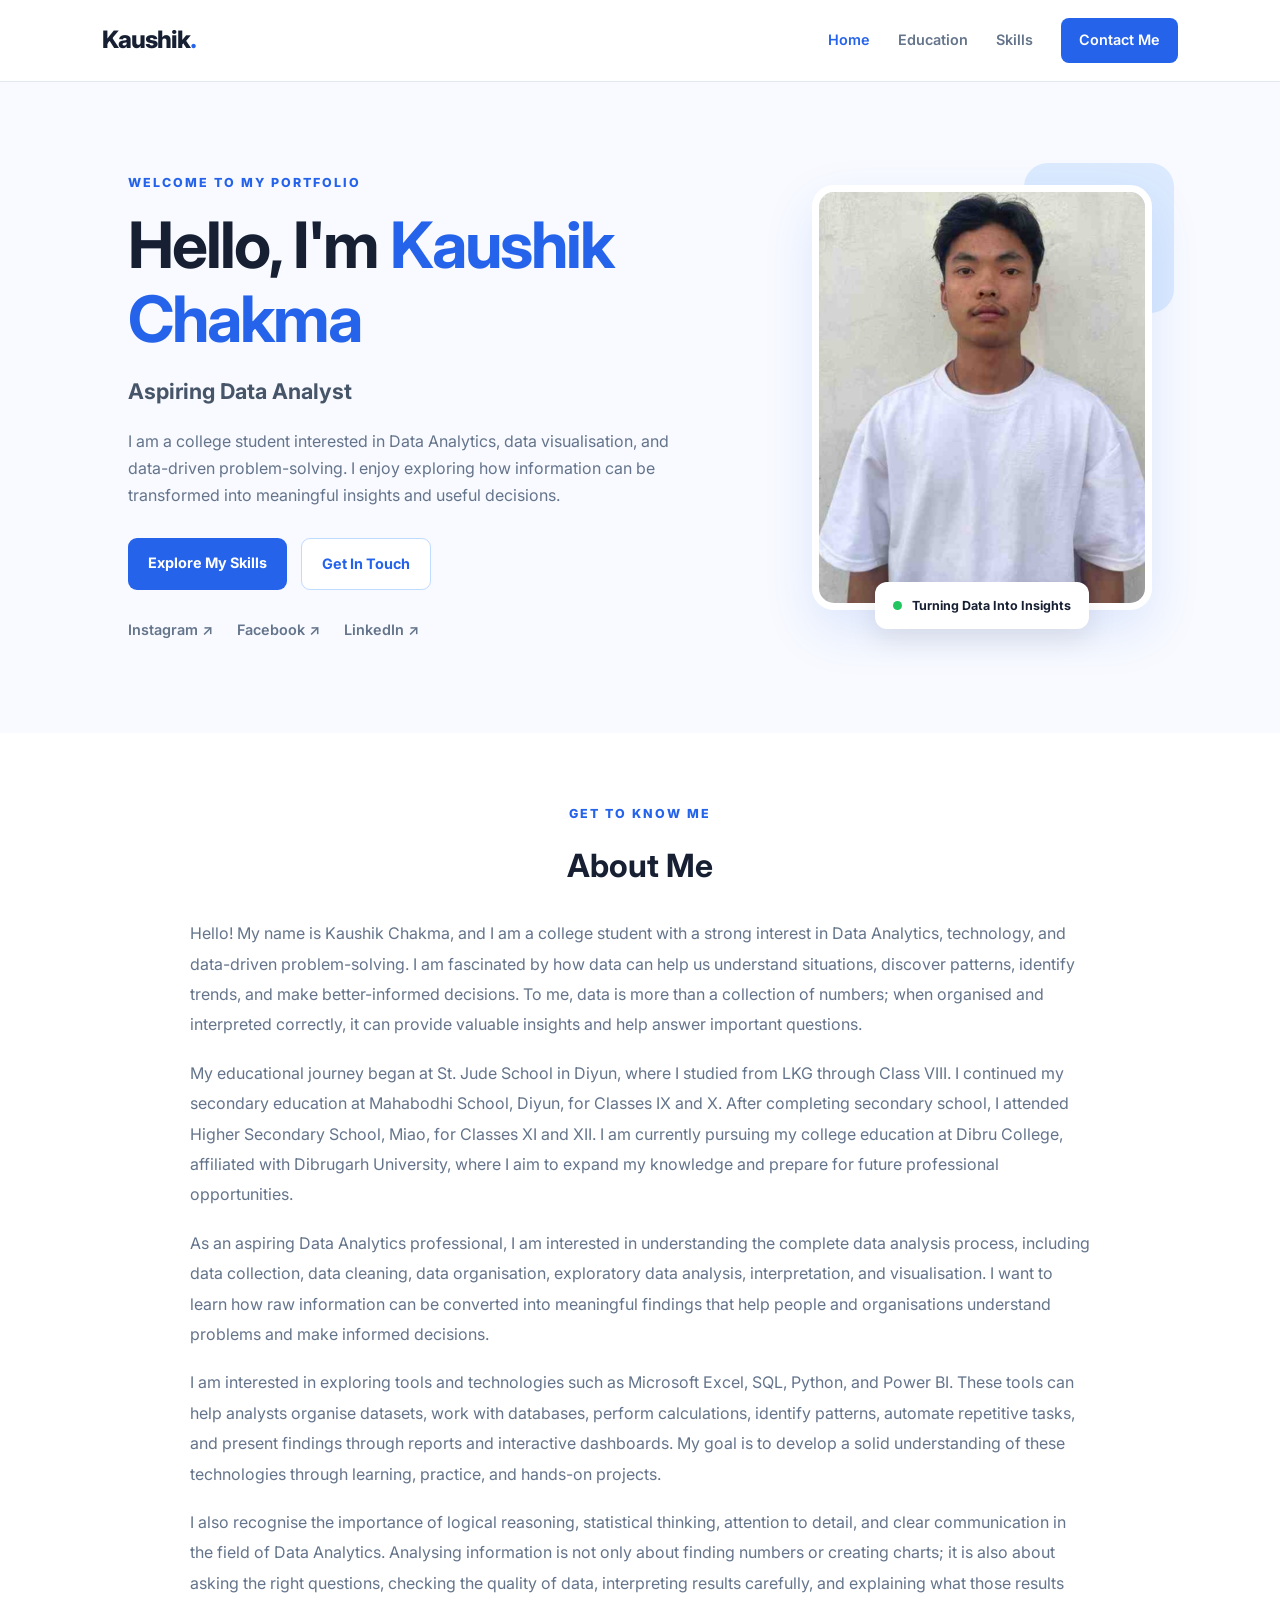
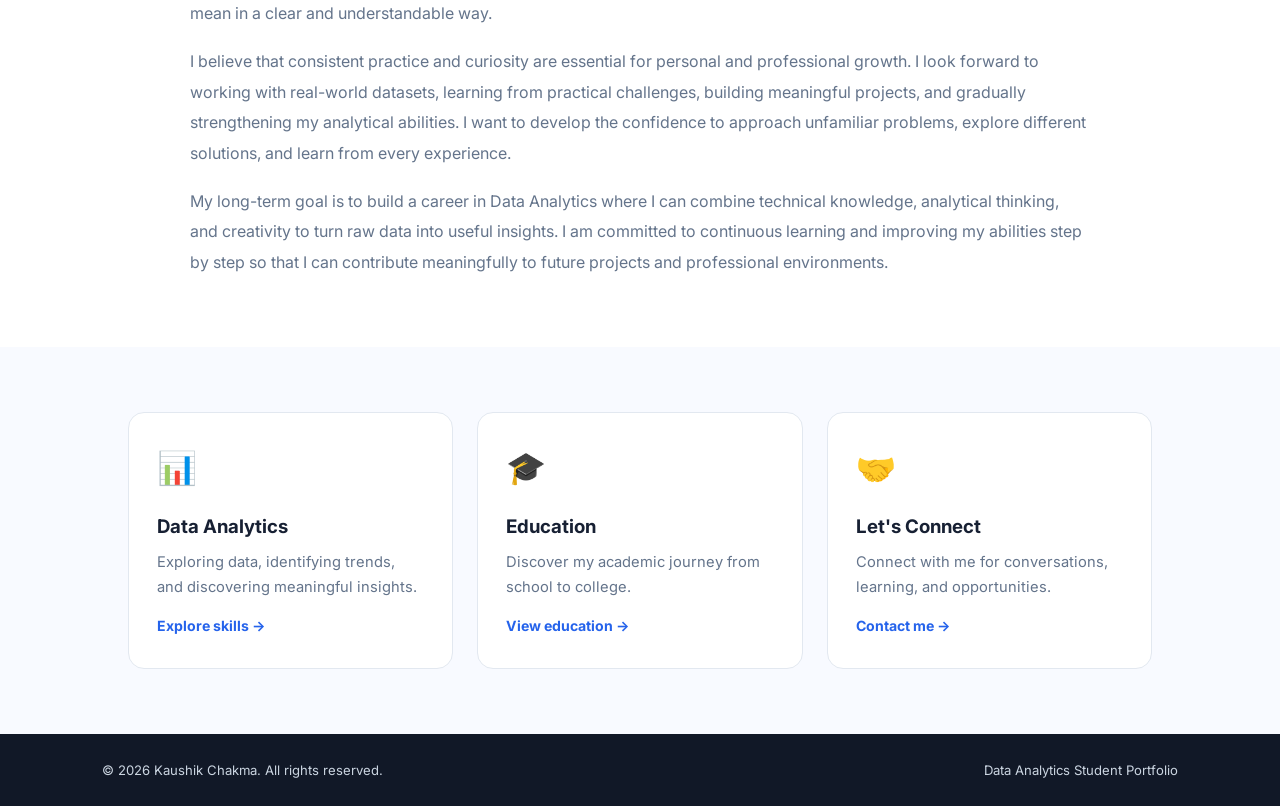
<file: index.html>
<!DOCTYPE html>
<html lang="en">
<head>
    <meta charset="UTF-8">
    <meta name="viewport" content="width=device-width, initial-scale=1.0">
    <meta name="description" content="Kaushik Chakma's personal portfolio as a Data Analytics student.">
    <title>Kaushik Chakma | Data Analytics Portfolio</title>
    <link rel="stylesheet" href="styles/index.css">
</head>
<body>

<header class="navbar">
    <a href="index.html" class="logo">Kaushik<span>.</span></a>
    <nav>
        <a href="index.html" class="active">Home</a>
        <a href="pages/education.html">Education</a>
        <a href="pages/skills.html">Skills</a>
        <a href="pages/contact.html" class="nav-button">Contact Me</a>
    </nav>
</header>

<main>
    <section class="hero">
        <div class="hero-content">
            <p class="eyebrow">WELCOME TO MY PORTFOLIO</p>
            <h1>Hello, I'm <span>Kaushik Chakma</span></h1>
            <h2>Aspiring Data Analyst</h2>

            <p class="hero-description">
                I am a college student interested in Data Analytics,
                data visualisation, and data-driven problem-solving.
                I enjoy exploring how information can be transformed
                into meaningful insights and useful decisions.
            </p>

            <div class="hero-buttons">
                <a href="pages/skills.html" class="btn btn-primary">Explore My Skills</a>
                <a href="pages/contact.html" class="btn btn-outline">Get In Touch</a>
            </div>

            <div class="social-links">
                <a href="https://www.instagram.com/el_captanilo?exln=MTRrNzYzdHJuMGliOA=="
                   target="_blank" rel="noopener noreferrer">Instagram ↗</a>
                <a href="https://www.facebook.com/share/1EhbHW7ktr/"
                   target="_blank" rel="noopener noreferrer">Facebook ↗</a>
                <a href="https://www.linkedin.com/in/kaushik-chakma-8a0610325"
                   target="_blank" rel="noopener noreferrer">LinkedIn ↗</a>
            </div>
        </div>

        <div class="hero-image">
            <div class="image-decoration"></div>
            <img src="styles/student.jpeg" alt="Kaushik Chakma">
            <div class="floating-card">
                <span class="status-dot"></span>
                Turning Data Into Insights
            </div>
        </div>
    </section>

    <section class="about-section">
        <p class="eyebrow">GET TO KNOW ME</p>
        <h2>About Me</h2>

        <div class="bio-content">
            <p>
                Hello! My name is Kaushik Chakma, and I am a college student
                with a strong interest in Data Analytics, technology, and
                data-driven problem-solving. I am fascinated by how data can
                help us understand situations, discover patterns, identify
                trends, and make better-informed decisions. To me, data is
                more than a collection of numbers; when organised and
                interpreted correctly, it can provide valuable insights
                and help answer important questions.
            </p>

            <p>
                My educational journey began at St. Jude School in Diyun,
                where I studied from LKG through Class VIII. I continued
                my secondary education at Mahabodhi School, Diyun, for
                Classes IX and X. After completing secondary school, I
                attended Higher Secondary School, Miao, for Classes XI
                and XII. I am currently pursuing my college education at
                Dibru College, affiliated with Dibrugarh University,
                where I aim to expand my knowledge and prepare for future
                professional opportunities.
            </p>

            <p>
                As an aspiring Data Analytics professional, I am interested
                in understanding the complete data analysis process,
                including data collection, data cleaning, data organisation,
                exploratory data analysis, interpretation, and visualisation.
                I want to learn how raw information can be converted into
                meaningful findings that help people and organisations
                understand problems and make informed decisions.
            </p>

            <p>
                I am interested in exploring tools and technologies such as
                Microsoft Excel, SQL, Python, and Power BI. These tools can
                help analysts organise datasets, work with databases,
                perform calculations, identify patterns, automate repetitive
                tasks, and present findings through reports and interactive
                dashboards. My goal is to develop a solid understanding of
                these technologies through learning, practice, and hands-on
                projects.
            </p>

            <p>
                I also recognise the importance of logical reasoning,
                statistical thinking, attention to detail, and clear
                communication in the field of Data Analytics. Analysing
                information is not only about finding numbers or creating
                charts; it is also about asking the right questions,
                checking the quality of data, interpreting results carefully,
                and explaining what those results mean in a clear and
                understandable way.
            </p>

            <p>
                I believe that consistent practice and curiosity are
                essential for personal and professional growth. I look
                forward to working with real-world datasets, learning
                from practical challenges, building meaningful projects,
                and gradually strengthening my analytical abilities.
                I want to develop the confidence to approach unfamiliar
                problems, explore different solutions, and learn from
                every experience.
            </p>

            <p>
                My long-term goal is to build a career in Data Analytics
                where I can combine technical knowledge, analytical
                thinking, and creativity to turn raw data into useful
                insights. I am committed to continuous learning and
                improving my abilities step by step so that I can
                contribute meaningfully to future projects and
                professional environments.
            </p>
        </div>
    </section>

    <section class="highlights">
        <div class="highlight-card">
            <span class="highlight-icon">📊</span>
            <h3>Data Analytics</h3>
            <p>Exploring data, identifying trends, and discovering meaningful insights.</p>
            <a href="pages/skills.html" class="card-link">Explore skills →</a>
        </div>

        <div class="highlight-card">
            <span class="highlight-icon">🎓</span>
            <h3>Education</h3>
            <p>Discover my academic journey from school to college.</p>
            <a href="pages/education.html" class="card-link">View education →</a>
        </div>

        <div class="highlight-card">
            <span class="highlight-icon">🤝</span>
            <h3>Let's Connect</h3>
            <p>Connect with me for conversations, learning, and opportunities.</p>
            <a href="pages/contact.html" class="card-link">Contact me →</a>
        </div>
    </section>
</main>

<footer class="footer">
    <p>© 2026 Kaushik Chakma. All rights reserved.</p>
    <p>Data Analytics Student Portfolio</p>
</footer>

</body>
</html>
</file>
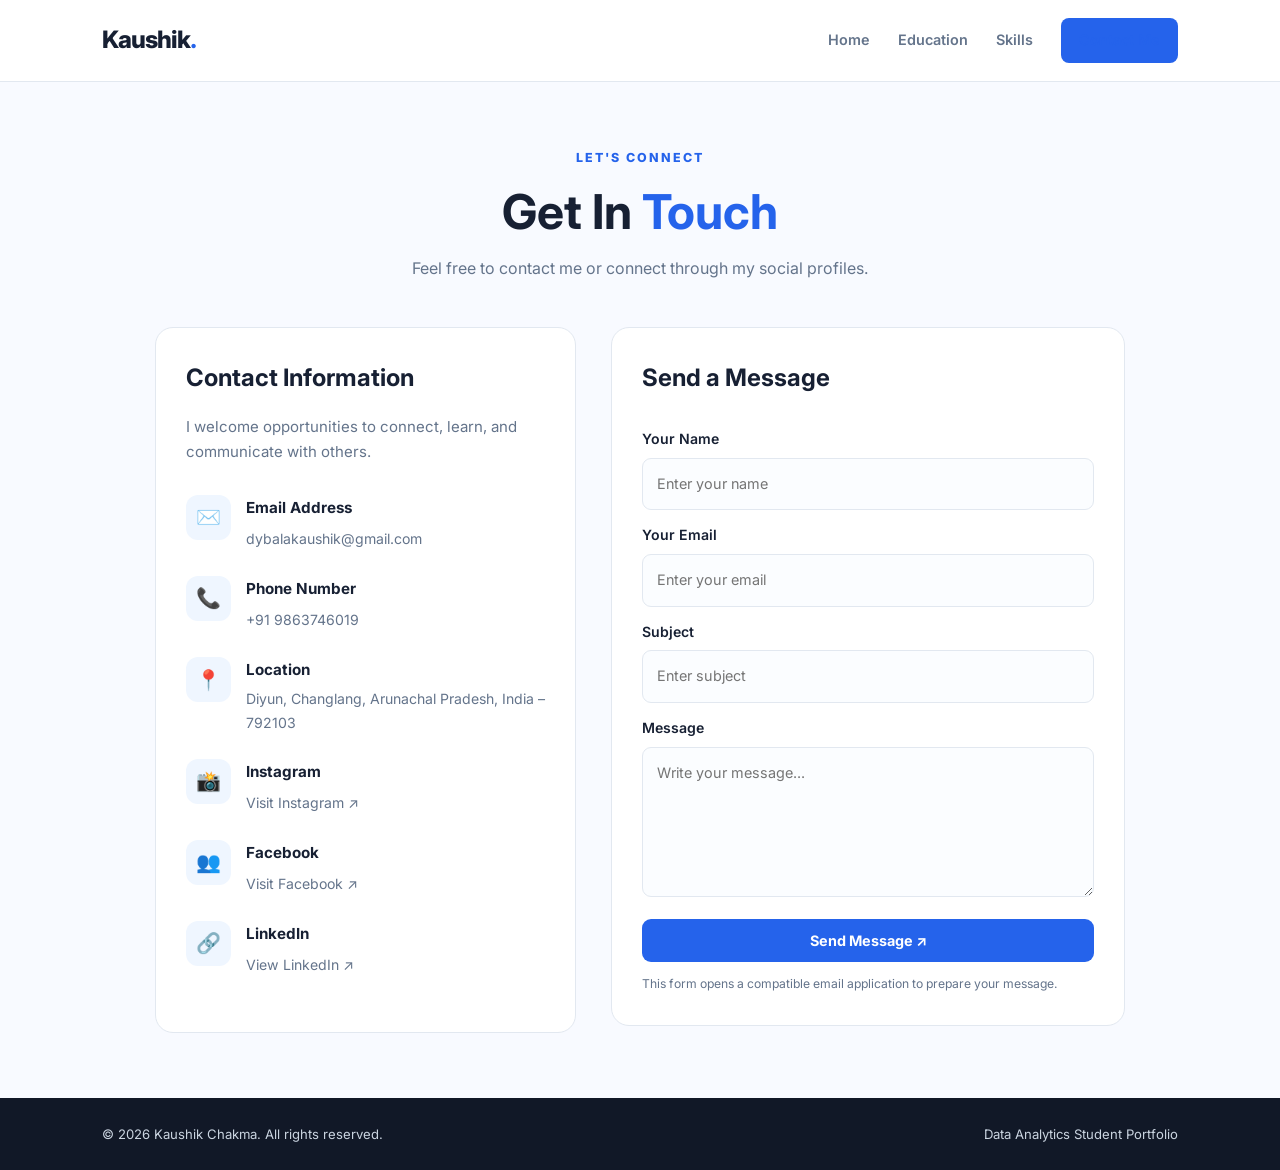
<file: pages/contact.html>
<!DOCTYPE html>
<html lang="en">
<head>
    <meta charset="UTF-8">
    <meta name="viewport" content="width=device-width, initial-scale=1.0">
    <title>Contact | Kaushik Chakma</title>
    <link rel="stylesheet" href="../styles/index.css">
    <link rel="stylesheet" href="../styles/contact.css">
</head>
<body>

<header class="navbar">
    <a href="../index.html" class="logo">Kaushik<span>.</span></a>
    <nav>
        <a href="../index.html">Home</a>
        <a href="education.html">Education</a>
        <a href="skills.html">Skills</a>
        <a href="contact.html" class="nav-button active">Contact Me</a>
    </nav>
</header>

<main class="page-main">
    <section class="page-heading">
        <p class="eyebrow">LET'S CONNECT</p>
        <h1>Get In <span>Touch</span></h1>
        <p>Feel free to contact me or connect through my social profiles.</p>
    </section>

    <section class="contact-layout">
        <div class="contact-info">
            <h2>Contact Information</h2>
            <p>I welcome opportunities to connect, learn, and communicate with others.</p>

            <div class="contact-item">
                <span class="contact-icon">✉️</span>
                <div>
                    <h3>Email Address</h3>
                    <a href="mailto:dybalakaushik@gmail.com">dybalakaushik@gmail.com</a>
                </div>
            </div>

            <div class="contact-item">
                <span class="contact-icon">📞</span>
                <div>
                    <h3>Phone Number</h3>
                    <a href="tel:+919863746019">+91 9863746019</a>
                </div>
            </div>

            <div class="contact-item">
                <span class="contact-icon">📍</span>
                <div>
                    <h3>Location</h3>
                    <p>Diyun, Changlang, Arunachal Pradesh, India – 792103</p>
                </div>
            </div>

            <div class="contact-item">
                <span class="contact-icon">📸</span>
                <div>
                    <h3>Instagram</h3>
                    <a href="https://www.instagram.com/el_captanilo?exln=MTRrNzYzdHJuMGliOA=="
                       target="_blank" rel="noopener noreferrer">Visit Instagram ↗</a>
                </div>
            </div>

            <div class="contact-item">
                <span class="contact-icon">👥</span>
                <div>
                    <h3>Facebook</h3>
                    <a href="https://www.facebook.com/share/1EhbHW7ktr/"
                       target="_blank" rel="noopener noreferrer">Visit Facebook ↗</a>
                </div>
            </div>

            <div class="contact-item">
                <span class="contact-icon">🔗</span>
                <div>
                    <h3>LinkedIn</h3>
                    <a href="https://www.linkedin.com/in/kaushik-chakma-8a0610325"
                       target="_blank" rel="noopener noreferrer">View LinkedIn ↗</a>
                </div>
            </div>
        </div>

        <form class="contact-form"
              action="mailto:dybalakaushik@gmail.com"
              method="post"
              enctype="text/plain">

            <h2>Send a Message</h2>

            <label for="name">Your Name</label>
            <input type="text" id="name" name="Name" placeholder="Enter your name" required>

            <label for="email">Your Email</label>
            <input type="email" id="email" name="Email" placeholder="Enter your email" required>

            <label for="subject">Subject</label>
            <input type="text" id="subject" name="Subject" placeholder="Enter subject" required>

            <label for="message">Message</label>
            <textarea id="message" name="Message" rows="5"
                      placeholder="Write your message..." required></textarea>

            <button type="submit" class="btn btn-primary">Send Message ↗</button>

            <p class="form-note">
                This form opens a compatible email application to prepare your message.
            </p>
        </form>
    </section>
</main>

<footer class="footer">
    <p>© 2026 Kaushik Chakma. All rights reserved.</p>
    <p>Data Analytics Student Portfolio</p>
</footer>

</body>
</html>
</file>
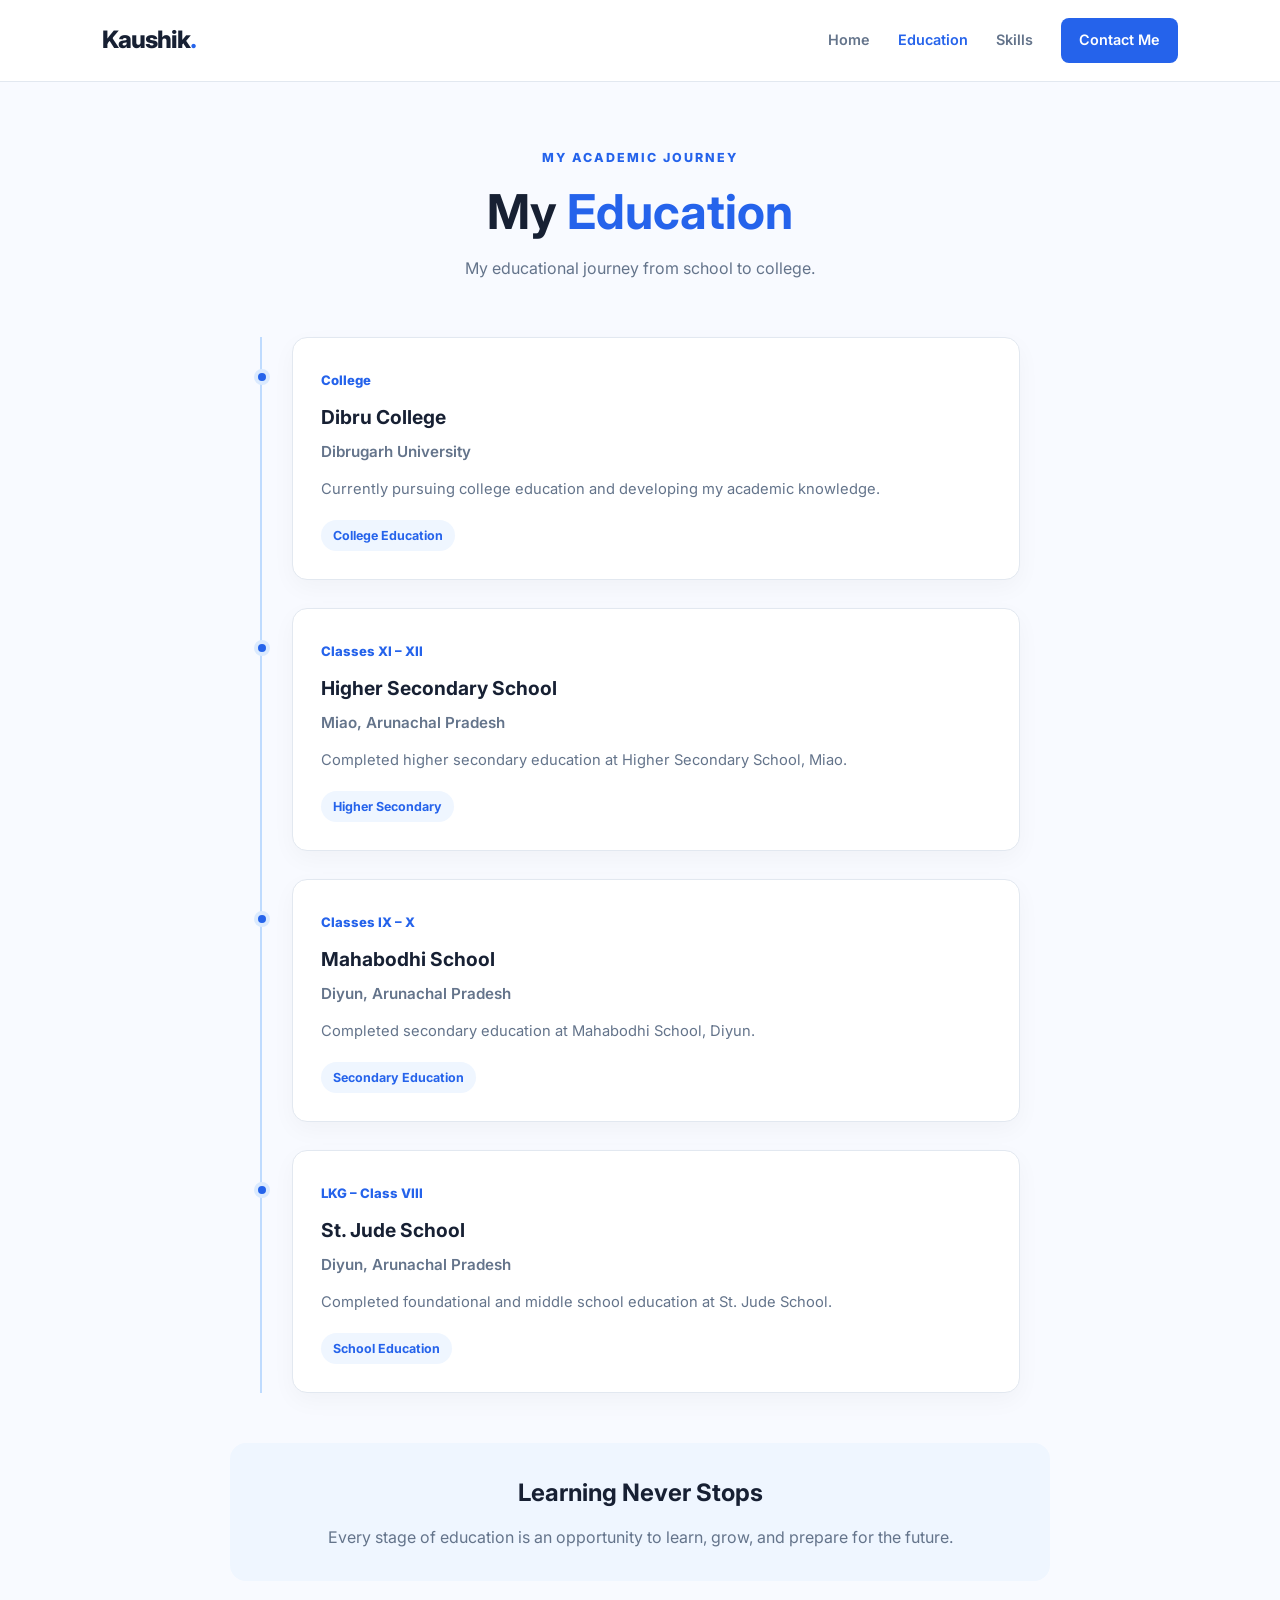
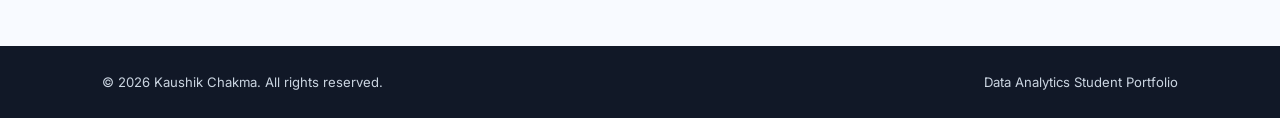
<file: pages/education.html>
<!DOCTYPE html>
<html lang="en">
<head>
    <meta charset="UTF-8">
    <meta name="viewport" content="width=device-width, initial-scale=1.0">
    <title>Education | Kaushik Chakma</title>
    <link rel="stylesheet" href="../styles/index.css">
    <link rel="stylesheet" href="../styles/education.css">
</head>
<body>

<header class="navbar">
    <a href="../index.html" class="logo">Kaushik<span>.</span></a>
    <nav>
        <a href="../index.html">Home</a>
        <a href="education.html" class="active">Education</a>
        <a href="skills.html">Skills</a>
        <a href="contact.html" class="nav-button">Contact Me</a>
    </nav>
</header>

<main class="page-main">
    <section class="page-heading">
        <p class="eyebrow">MY ACADEMIC JOURNEY</p>
        <h1>My <span>Education</span></h1>
        <p>My educational journey from school to college.</p>
    </section>

    <section class="timeline">
        <article class="timeline-card">
            <span class="timeline-dot"></span>
            <span class="year">College</span>
            <h2>Dibru College</h2>
            <h3>Dibrugarh University</h3>
            <p>Currently pursuing college education and developing my academic knowledge.</p>
            <span class="tag">College Education</span>
        </article>

        <article class="timeline-card">
            <span class="timeline-dot"></span>
            <span class="year">Classes XI – XII</span>
            <h2>Higher Secondary School</h2>
            <h3>Miao, Arunachal Pradesh</h3>
            <p>Completed higher secondary education at Higher Secondary School, Miao.</p>
            <span class="tag">Higher Secondary</span>
        </article>

        <article class="timeline-card">
            <span class="timeline-dot"></span>
            <span class="year">Classes IX – X</span>
            <h2>Mahabodhi School</h2>
            <h3>Diyun, Arunachal Pradesh</h3>
            <p>Completed secondary education at Mahabodhi School, Diyun.</p>
            <span class="tag">Secondary Education</span>
        </article>

        <article class="timeline-card">
            <span class="timeline-dot"></span>
            <span class="year">LKG – Class VIII</span>
            <h2>St. Jude School</h2>
            <h3>Diyun, Arunachal Pradesh</h3>
            <p>Completed foundational and middle school education at St. Jude School.</p>
            <span class="tag">School Education</span>
        </article>
    </section>

    <section class="education-note">
        <h2>Learning Never Stops</h2>
        <p>Every stage of education is an opportunity to learn, grow, and prepare for the future.</p>
    </section>
</main>

<footer class="footer">
    <p>© 2026 Kaushik Chakma. All rights reserved.</p>
    <p>Data Analytics Student Portfolio</p>
</footer>

</body>
</html>
</file>
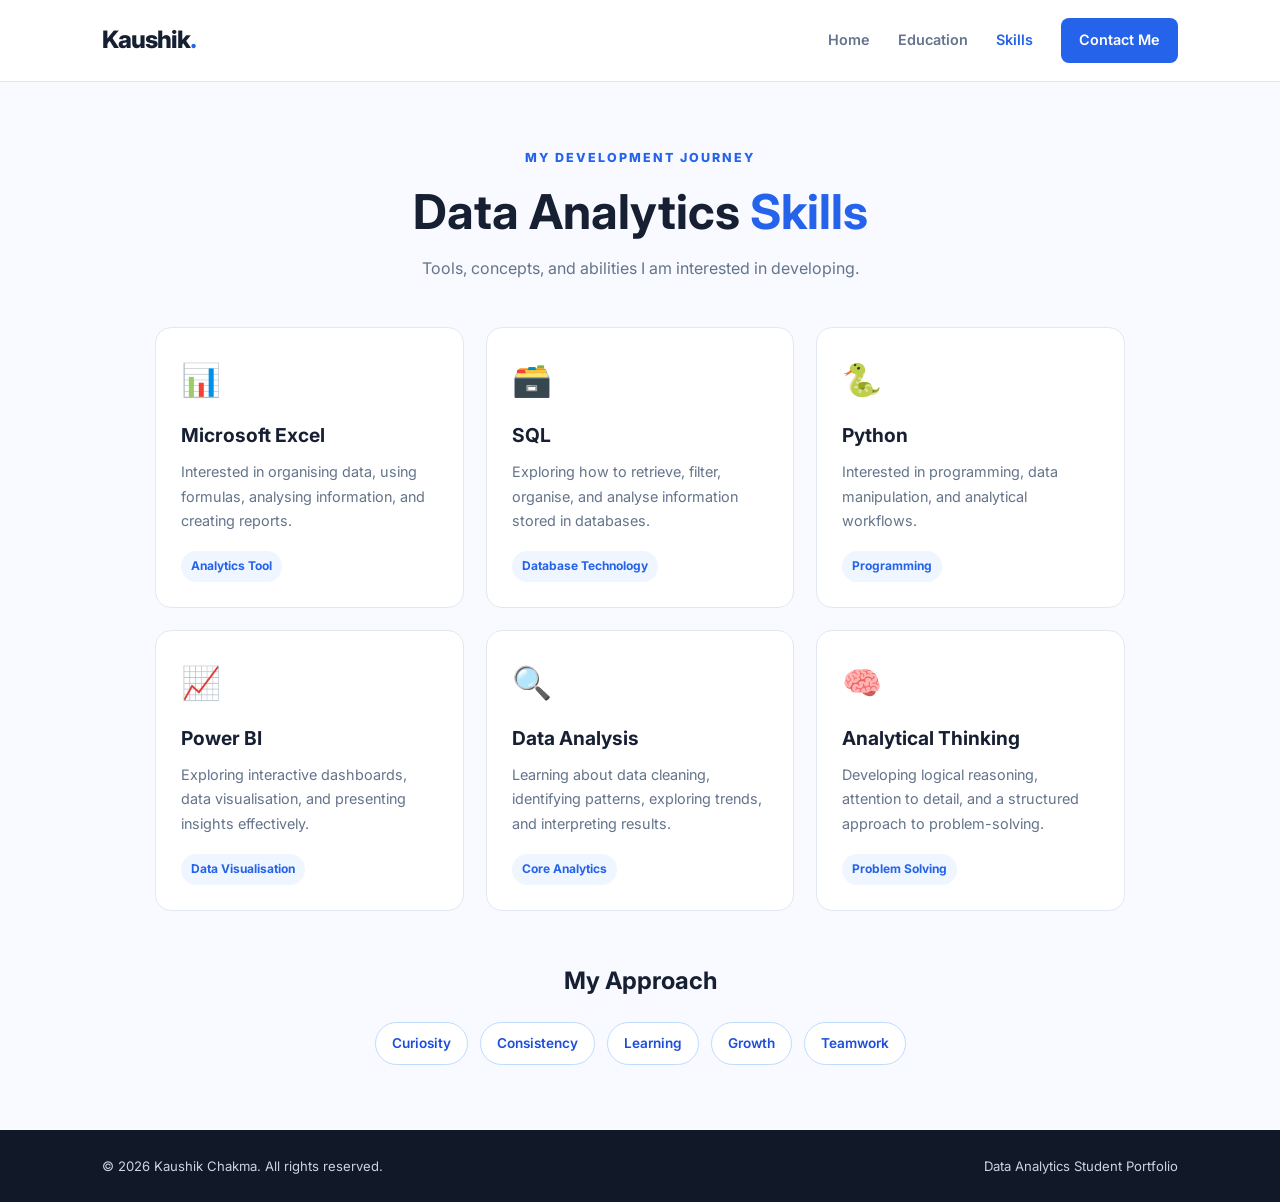
<file: pages/skills.html>
<!DOCTYPE html>
<html lang="en">
<head>
    <meta charset="UTF-8">
    <meta name="viewport" content="width=device-width, initial-scale=1.0">
    <title>Skills | Kaushik Chakma</title>
    <link rel="stylesheet" href="../styles/index.css">
    <link rel="stylesheet" href="../styles/skills.css">
</head>
<body>

<header class="navbar">
    <a href="../index.html" class="logo">Kaushik<span>.</span></a>
    <nav>
        <a href="../index.html">Home</a>
        <a href="education.html">Education</a>
        <a href="skills.html" class="active">Skills</a>
        <a href="contact.html" class="nav-button">Contact Me</a>
    </nav>
</header>

<main class="page-main">
    <section class="page-heading">
        <p class="eyebrow">MY DEVELOPMENT JOURNEY</p>
        <h1>Data Analytics <span>Skills</span></h1>
        <p>Tools, concepts, and abilities I am interested in developing.</p>
    </section>

    <section class="skills-grid">
        <article class="skill-card">
            <div class="skill-icon">📊</div>
            <h2>Microsoft Excel</h2>
            <p>Interested in organising data, using formulas, analysing information, and creating reports.</p>
            <span class="skill-label">Analytics Tool</span>
        </article>

        <article class="skill-card">
            <div class="skill-icon">🗃️</div>
            <h2>SQL</h2>
            <p>Exploring how to retrieve, filter, organise, and analyse information stored in databases.</p>
            <span class="skill-label">Database Technology</span>
        </article>

        <article class="skill-card">
            <div class="skill-icon">🐍</div>
            <h2>Python</h2>
            <p>Interested in programming, data manipulation, and analytical workflows.</p>
            <span class="skill-label">Programming</span>
        </article>

        <article class="skill-card">
            <div class="skill-icon">📈</div>
            <h2>Power BI</h2>
            <p>Exploring interactive dashboards, data visualisation, and presenting insights effectively.</p>
            <span class="skill-label">Data Visualisation</span>
        </article>

        <article class="skill-card">
            <div class="skill-icon">🔍</div>
            <h2>Data Analysis</h2>
            <p>Learning about data cleaning, identifying patterns, exploring trends, and interpreting results.</p>
            <span class="skill-label">Core Analytics</span>
        </article>

        <article class="skill-card">
            <div class="skill-icon">🧠</div>
            <h2>Analytical Thinking</h2>
            <p>Developing logical reasoning, attention to detail, and a structured approach to problem-solving.</p>
            <span class="skill-label">Problem Solving</span>
        </article>
    </section>

    <section class="soft-skills">
        <h2>My Approach</h2>
        <div class="tag-list">
            <span>Curiosity</span>
            <span>Consistency</span>
            <span>Learning</span>
            <span>Growth</span>
            <span>Teamwork</span>
        </div>
    </section>
</main>

<footer class="footer">
    <p>© 2026 Kaushik Chakma. All rights reserved.</p>
    <p>Data Analytics Student Portfolio</p>
</footer>

</body>
</html>
</file>
<file: styles/index.css>
@import url('https://fonts.googleapis.com/css2?family=Inter:wght@400;500;600;700;800&display=swap');

:root {
    --primary: #2563eb;
    --primary-dark: #1d4ed8;
    --text: #172033;
    --muted: #64748b;
    --background: #f8faff;
    --white: #ffffff;
    --border: #e2e8f0;
}

* {
    margin: 0;
    padding: 0;
    box-sizing: border-box;
}

html {
    scroll-behavior: smooth;
}

body {
    font-family: 'Inter', Arial, sans-serif;
    color: var(--text);
    background: var(--background);
    line-height: 1.7;
}

a {
    text-decoration: none;
    color: inherit;
}

.navbar {
    min-height: 82px;
    padding: 18px 8%;
    display: flex;
    align-items: center;
    justify-content: space-between;
    gap: 24px;
    background: var(--white);
    border-bottom: 1px solid var(--border);
}

.logo {
    font-size: 1.5rem;
    font-weight: 800;
    letter-spacing: -1px;
}

.logo span {
    color: var(--primary);
}

.navbar nav {
    display: flex;
    align-items: center;
    gap: 28px;
    flex-wrap: wrap;
}

.navbar nav a {
    color: var(--muted);
    font-size: 0.9rem;
    font-weight: 600;
    transition: color 0.2s ease;
}

.navbar nav a:hover,
.navbar nav a.active {
    color: var(--primary);
}

.navbar nav .nav-button {
    padding: 10px 18px;
    color: var(--white);
    background: var(--primary);
    border-radius: 8px;
}

.navbar nav .nav-button:hover {
    color: var(--white);
    background: var(--primary-dark);
}

.hero {
    padding: 90px 10%;
    min-height: 570px;
    display: flex;
    align-items: center;
    justify-content: space-between;
    gap: 70px;
    overflow: hidden;
}

.hero-content {
    flex: 1.2;
    max-width: 650px;
}

.eyebrow {
    color: var(--primary);
    font-size: 0.78rem;
    font-weight: 800;
    letter-spacing: 2px;
    margin-bottom: 15px;
}

.hero h1 {
    font-size: clamp(2.4rem, 5vw, 4.1rem);
    line-height: 1.15;
    letter-spacing: -2px;
    margin-bottom: 18px;
}

.hero h1 span {
    color: var(--primary);
}

.hero h2 {
    font-size: 1.35rem;
    color: #475569;
    margin-bottom: 18px;
}

.hero-description {
    color: var(--muted);
    max-width: 560px;
    margin-bottom: 28px;
}

.hero-buttons {
    display: flex;
    flex-wrap: wrap;
    gap: 14px;
}

.btn {
    display: inline-block;
    padding: 13px 20px;
    border-radius: 9px;
    font-weight: 700;
    font-size: 0.9rem;
    transition: 0.2s ease;
}

.btn-primary {
    background: var(--primary);
    color: var(--white);
}

.btn-primary:hover {
    background: var(--primary-dark);
    transform: translateY(-2px);
}

.btn-outline {
    color: var(--primary);
    border: 1px solid #bfdbfe;
    background: var(--white);
}

.btn-outline:hover {
    background: #eff6ff;
}

.social-links {
    display: flex;
    gap: 24px;
    flex-wrap: wrap;
    margin-top: 28px;
}

.social-links a {
    font-size: 0.9rem;
    color: var(--muted);
    font-weight: 600;
}

.social-links a:hover {
    color: var(--primary);
}

.hero-image {
    position: relative;
    flex: 0 1 340px;
    min-width: 0;
}

.hero-image img {
    position: relative;
    z-index: 1;
    display: block;
    width: 100%;
    aspect-ratio: 4 / 5;
    object-fit: cover;
    border-radius: 22px;
    border: 7px solid var(--white);
    box-shadow: 0 20px 50px rgba(37, 99, 235, 0.13);
}

.image-decoration {
    position: absolute;
    width: 150px;
    height: 150px;
    top: -22px;
    right: -22px;
    background: #dbeafe;
    border-radius: 24px;
}

.floating-card {
    position: relative;
    z-index: 2;
    width: fit-content;
    max-width: 100%;
    margin: -28px auto 0;
    padding: 13px 18px;
    background: var(--white);
    border-radius: 12px;
    box-shadow: 0 10px 30px rgba(15, 23, 42, 0.1);
    font-size: 0.78rem;
    font-weight: 700;
}

.status-dot {
    display: inline-block;
    width: 9px;
    height: 9px;
    background: #22c55e;
    border-radius: 50%;
    margin-right: 7px;
}

.about-section {
    padding: 70px 10%;
    background: var(--white);
}

.about-section > .eyebrow,
.about-section > h2 {
    text-align: center;
}

.about-section h2 {
    font-size: 2rem;
    margin-bottom: 25px;
}

.bio-content {
    max-width: 900px;
    margin: 0 auto;
}

.bio-content p {
    color: var(--muted);
    margin-bottom: 18px;
    line-height: 1.9;
    text-align: left;
}

.bio-content p:last-child {
    margin-bottom: 0;
}

.highlights {
    padding: 65px 10%;
    display: grid;
    grid-template-columns: repeat(3, minmax(0, 1fr));
    gap: 24px;
}

.highlight-card {
    background: var(--white);
    padding: 28px;
    border: 1px solid var(--border);
    border-radius: 16px;
    transition: 0.2s ease;
}

.highlight-card:hover {
    transform: translateY(-5px);
    box-shadow: 0 12px 30px rgba(15, 23, 42, 0.06);
}

.highlight-icon {
    font-size: 2rem;
}

.highlight-card h3 {
    margin: 15px 0 8px;
}

.highlight-card p {
    color: var(--muted);
    font-size: 0.92rem;
}

.card-link {
    display: inline-block;
    margin-top: 14px;
    color: var(--primary);
    font-size: 0.88rem;
    font-weight: 700;
}

.card-link:hover {
    color: var(--primary-dark);
    text-decoration: underline;
}

.footer {
    padding: 25px 8%;
    background: #111827;
    color: #cbd5e1;
    display: flex;
    justify-content: space-between;
    gap: 15px;
    flex-wrap: wrap;
    font-size: 0.82rem;
}

@media (max-width: 850px) {
    .navbar {
        padding: 18px 5%;
        flex-wrap: wrap;
    }

    .navbar nav {
        gap: 16px;
    }

    .hero {
        padding: 65px 7%;
        gap: 35px;
    }

    .hero-image {
        flex-basis: 270px;
    }

    .highlights {
        padding: 50px 7%;
    }
}

@media (max-width: 650px) {
    .navbar {
        justify-content: center;
    }

    .navbar nav {
        justify-content: center;
        gap: 12px 18px;
    }

    .hero {
        flex-direction: column-reverse;
        align-items: stretch;
        padding: 45px 7%;
        gap: 35px;
    }

    .hero-image {
        width: min(270px, 85%);
        flex-basis: auto;
        margin: 0 auto;
    }

    .hero h1 {
        font-size: 2.6rem;
    }

    .highlights {
        grid-template-columns: 1fr;
    }

    .about-section {
        padding: 50px 7%;
    }

    .footer {
        flex-direction: column;
        text-align: center;
    }
}
</file>
<file: styles/contact.css>
.page-main {
    max-width: 1150px;
    min-height: 70vh;
    margin: auto;
    padding: 65px 7%;
}

.page-heading {
    text-align: center;
    margin-bottom: 45px;
}

.page-heading h1 {
    font-size: clamp(2rem, 5vw, 3rem);
    line-height: 1.2;
    margin-bottom: 14px;
}

.page-heading h1 span {
    color: var(--primary);
}

.page-heading > p:last-child {
    color: var(--muted);
}

.contact-layout {
    display: grid;
    grid-template-columns: 0.9fr 1.1fr;
    gap: 35px;
    align-items: start;
}

.contact-info,
.contact-form {
    padding: 30px;
    background: var(--white);
    border: 1px solid var(--border);
    border-radius: 18px;
}

.contact-info h2,
.contact-form h2 {
    font-size: 1.5rem;
    margin-bottom: 15px;
}

.contact-info > p {
    color: var(--muted);
    margin-bottom: 30px;
    font-size: 0.94rem;
}

.contact-item {
    display: flex;
    align-items: flex-start;
    gap: 15px;
    margin-bottom: 24px;
}

.contact-icon {
    display: grid;
    place-items: center;
    flex-shrink: 0;
    width: 45px;
    height: 45px;
    background: #eff6ff;
    border-radius: 12px;
    font-size: 1.25rem;
}

.contact-item h3 {
    font-size: 0.95rem;
    margin-bottom: 4px;
}

.contact-item p,
.contact-item a {
    color: var(--muted);
    font-size: 0.88rem;
    overflow-wrap: anywhere;
}

.contact-item a:hover {
    color: var(--primary);
}

.contact-form {
    display: flex;
    flex-direction: column;
}

.contact-form label {
    font-size: 0.88rem;
    font-weight: 600;
    margin: 13px 0 7px;
}

.contact-form input,
.contact-form textarea {
    width: 100%;
    padding: 13px 14px;
    font: inherit;
    font-size: 0.9rem;
    color: var(--text);
    background: #fbfdff;
    border: 1px solid var(--border);
    border-radius: 9px;
    outline: none;
    transition: border-color 0.2s, box-shadow 0.2s;
}

.contact-form input:focus,
.contact-form textarea:focus {
    border-color: var(--primary);
    box-shadow: 0 0 0 3px rgba(37, 99, 235, 0.1);
}

.contact-form textarea {
    resize: vertical;
    min-height: 130px;
}

.contact-form button {
    margin-top: 22px;
    border: none;
    cursor: pointer;
    font-family: inherit;
}

.form-note {
    color: var(--muted);
    font-size: 0.76rem;
    margin-top: 12px;
}

@media (max-width: 750px) {
    .page-main {
        padding: 45px 6%;
    }

    .contact-layout {
        grid-template-columns: 1fr;
    }

    .contact-info,
    .contact-form {
        padding: 24px;
    }
}
</file>
<file: styles/education.css>
.page-main {
    max-width: 1000px;
    min-height: 70vh;
    margin: auto;
    padding: 65px 7%;
}

.page-heading {
    text-align: center;
    margin-bottom: 55px;
}

.page-heading h1 {
    font-size: clamp(2rem, 5vw, 3rem);
    line-height: 1.2;
    margin-bottom: 14px;
}

.page-heading h1 span {
    color: var(--primary);
}

.page-heading > p:last-child {
    color: var(--muted);
}

.timeline {
    position: relative;
    max-width: 760px;
    margin: auto;
    padding-left: 30px;
    border-left: 2px solid #bfdbfe;
}

.timeline-card {
    position: relative;
    margin-bottom: 28px;
    padding: 28px;
    background: var(--white);
    border: 1px solid var(--border);
    border-radius: 15px;
    box-shadow: 0 8px 25px rgba(15, 23, 42, 0.035);
}

.timeline-dot {
    position: absolute;
    top: 31px;
    left: -39px;
    width: 16px;
    height: 16px;
    background: var(--primary);
    border: 4px solid #dbeafe;
    border-radius: 50%;
}

.year {
    display: inline-block;
    color: var(--primary);
    font-size: 0.82rem;
    font-weight: 800;
    margin-bottom: 10px;
}

.timeline-card h2 {
    font-size: 1.2rem;
    margin-bottom: 5px;
}

.timeline-card h3 {
    color: var(--muted);
    font-size: 0.95rem;
    font-weight: 600;
    margin-bottom: 12px;
}

.timeline-card p {
    color: var(--muted);
    font-size: 0.92rem;
}

.tag {
    display: inline-block;
    margin-top: 18px;
    padding: 5px 12px;
    border-radius: 20px;
    background: #eff6ff;
    color: var(--primary);
    font-size: 0.78rem;
    font-weight: 700;
}

.education-note {
    margin: 50px auto 0;
    padding: 30px;
    text-align: center;
    border-radius: 16px;
    background: #eff6ff;
}

.education-note h2 {
    margin-bottom: 10px;
}

.education-note p {
    color: var(--muted);
}

@media (max-width: 600px) {
    .page-main {
        padding: 45px 6%;
    }

    .timeline {
        padding-left: 22px;
    }

    .timeline-dot {
        left: -31px;
    }

    .timeline-card {
        padding: 22px;
    }
}
</file>
<file: styles/skills.css>
.page-main {
    max-width: 1150px;
    min-height: 70vh;
    margin: auto;
    padding: 65px 7%;
}

.page-heading {
    text-align: center;
    margin-bottom: 45px;
}

.page-heading h1 {
    font-size: clamp(2rem, 5vw, 3rem);
    line-height: 1.2;
    margin-bottom: 14px;
}

.page-heading h1 span {
    color: var(--primary);
}

.page-heading > p:last-child {
    color: var(--muted);
}

.skills-grid {
    display: grid;
    grid-template-columns: repeat(3, minmax(0, 1fr));
    gap: 22px;
}

.skill-card {
    padding: 25px;
    background: var(--white);
    border: 1px solid var(--border);
    border-radius: 16px;
    transition: transform 0.2s, box-shadow 0.2s;
}

.skill-card:hover {
    transform: translateY(-5px);
    box-shadow: 0 12px 30px rgba(37, 99, 235, 0.08);
}

.skill-icon {
    font-size: 2rem;
    margin-bottom: 12px;
}

.skill-card h2 {
    font-size: 1.2rem;
    margin-bottom: 8px;
}

.skill-card p {
    color: var(--muted);
    font-size: 0.9rem;
    margin-bottom: 18px;
}

.skill-label {
    display: inline-block;
    padding: 5px 10px;
    color: var(--primary);
    background: #eff6ff;
    border-radius: 20px;
    font-size: 0.75rem;
    font-weight: 700;
}

.soft-skills {
    margin-top: 50px;
    text-align: center;
}

.soft-skills h2 {
    margin-bottom: 20px;
}

.tag-list {
    display: flex;
    justify-content: center;
    flex-wrap: wrap;
    gap: 12px;
}

.tag-list span {
    padding: 9px 16px;
    background: var(--white);
    border: 1px solid #bfdbfe;
    border-radius: 25px;
    color: #1d4ed8;
    font-size: 0.85rem;
    font-weight: 600;
}

@media (max-width: 850px) {
    .skills-grid {
        grid-template-columns: repeat(2, minmax(0, 1fr));
    }
}

@media (max-width: 550px) {
    .page-main {
        padding: 45px 6%;
    }

    .skills-grid {
        grid-template-columns: 1fr;
    }
}
</file>
